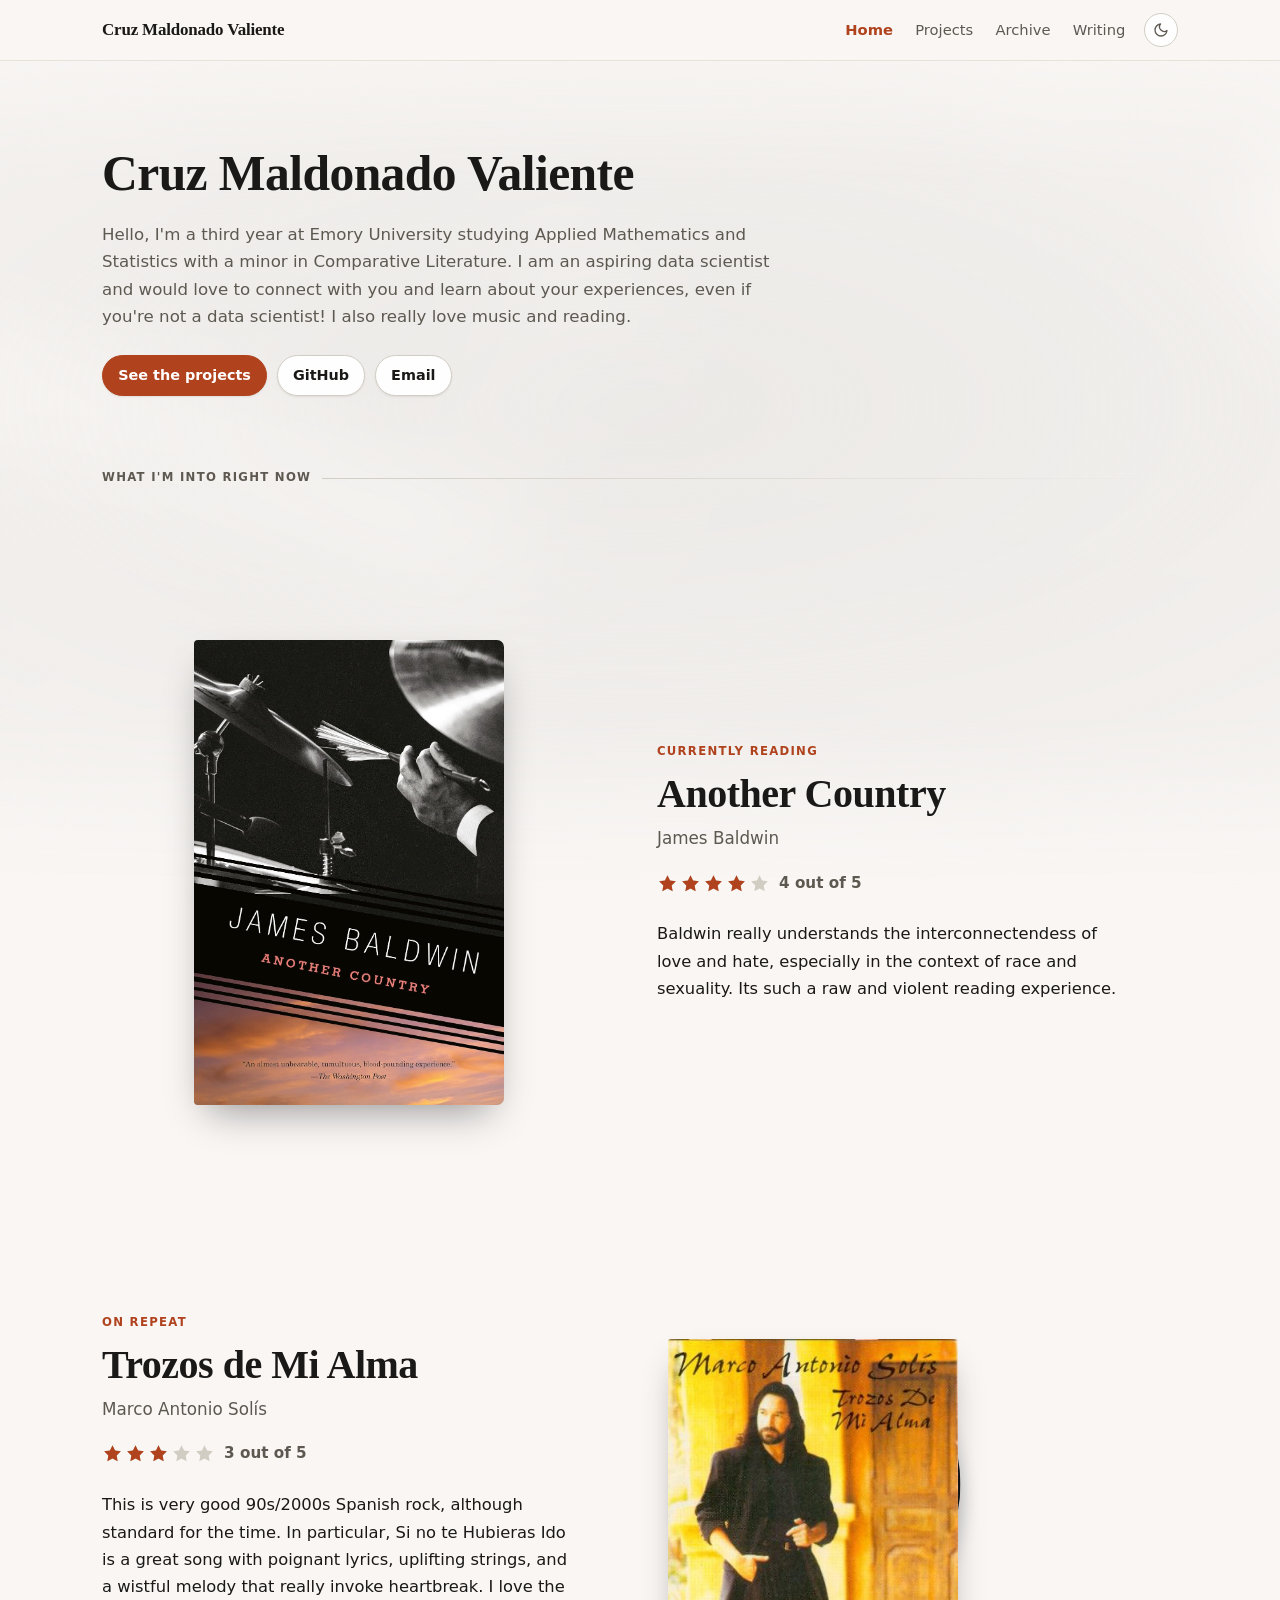
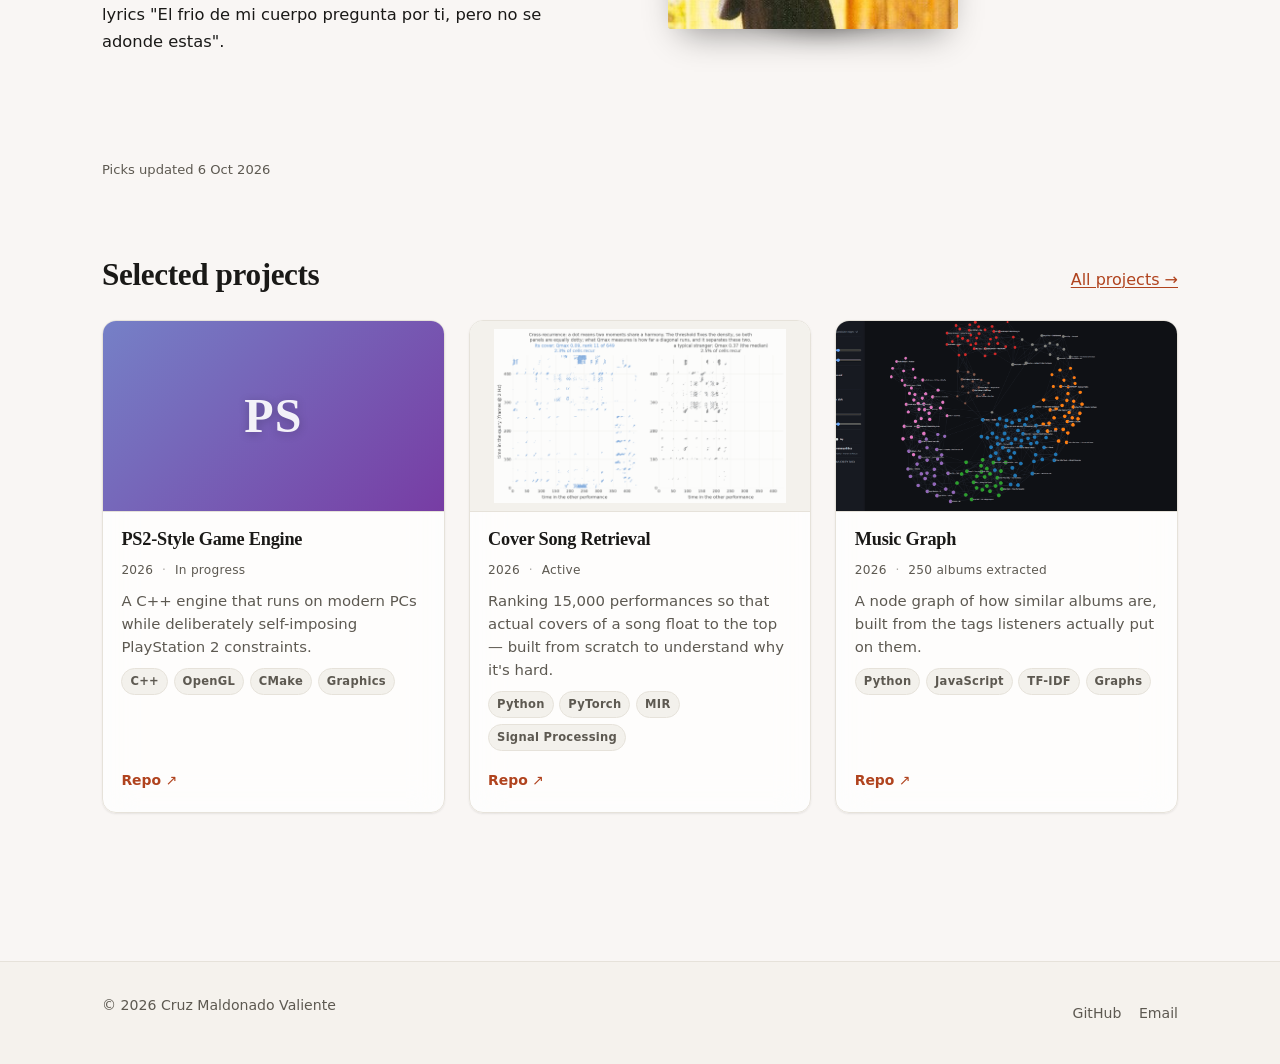
<file: index.html>
<!DOCTYPE html>
<html lang="en">
<head>
<meta charset="utf-8">
<meta name="viewport" content="width=device-width, initial-scale=1">
<title>Cruz Maldonado</title>
<meta name="description" content="Projects in graphics, music information retrieval, and health data — plus what I'm reading and listening to.">
<link rel="icon" href="data:image/svg+xml,<svg xmlns='http://www.w3.org/2000/svg' viewBox='0 0 100 100'><text y='.9em' font-size='90'>◈</text></svg>">
<script>
  // Applies a stored theme choice before first paint, so there is no flash.
  try {
    var t = localStorage.getItem('cm-theme');
    if (t) document.documentElement.setAttribute('data-theme', t);
  } catch (e) {}
</script>
<link rel="stylesheet" href="css/style.css?v=2">
</head>
<body>

<a class="skip-link" href="#main">Skip to content</a>

<header class="site-header">
  <div class="wrap">
    <a class="brand" href="index.html" data-profile-name>Cruz Maldonado</a>
    <nav class="site-nav" aria-label="Primary">
      <a href="index.html">Home</a>
      <a href="projects.html">Projects</a>
      <a href="now.html">Archive</a>
      <a href="writing.html">Writing</a>
      <button class="theme-toggle" type="button" aria-label="Switch theme">
        <svg class="icon-moon" viewBox="0 0 24 24" fill="none" stroke="currentColor" stroke-width="2"
             stroke-linecap="round" stroke-linejoin="round" aria-hidden="true">
          <path d="M21 12.79A9 9 0 1 1 11.21 3 7 7 0 0 0 21 12.79z"></path>
        </svg>
        <svg class="icon-sun" viewBox="0 0 24 24" fill="none" stroke="currentColor" stroke-width="2"
             stroke-linecap="round" stroke-linejoin="round" aria-hidden="true">
          <circle cx="12" cy="12" r="4"></circle>
          <path d="M12 2v2M12 20v2M4.93 4.93l1.41 1.41M17.66 17.66l1.41 1.41M2 12h2M20 12h2M6.34 17.66l-1.41 1.41M19.07 4.93l-1.41 1.41"></path>
        </svg>
      </button>
    </nav>
  </div>
</header>

<main id="main">

  <section class="hero">
    <div class="wrap">
      <h1 data-profile-name>Cruz Maldonado</h1>
      <p class="hero-tagline" data-tagline></p>
      <p class="hero-blurb" data-blurb></p>
      <ul class="hero-links">
        <li><a class="btn btn-primary" href="#projects">See the projects</a></li>
        <li><a class="btn" data-link="github" rel="noopener">GitHub</a></li>
        <li><a class="btn" data-link="email">Email</a></li>
        <li><a class="btn" data-link="linkedin" rel="noopener">LinkedIn</a></li>
      </ul>
      <p class="scroll-cue" aria-hidden="true">What I'm into right now</p>
    </div>
  </section>

  <!-- data-ambient: the background tint samples this block's cover art. -->
  <section class="showcase" data-ambient>
    <div class="wrap showcase-inner">
      <div class="showcase-media" data-showcase-media></div>
      <div data-showcase-body></div>
    </div>
  </section>

  <section class="showcase is-mirrored" data-ambient>
    <div class="wrap showcase-inner">
      <div class="showcase-media" data-showcase-media></div>
      <div data-showcase-body></div>
    </div>
  </section>

  <p class="updated updated-standalone" data-now-updated></p>

  <section class="section" id="projects">
    <div class="wrap">
      <div class="section-head">
        <h2>Selected projects</h2>
        <a href="projects.html">All projects &rarr;</a>
      </div>
      <ul class="cards" data-featured-projects></ul>
    </div>
  </section>

</main>

<footer class="site-footer">
  <div class="wrap">
    <p>&copy; <span data-year></span> <span data-profile-name>Cruz Maldonado</span></p>
    <ul>
      <li><a data-link="github" rel="noopener">GitHub</a></li>
      <li><a data-link="email">Email</a></li>
      <li><a data-link="linkedin" rel="noopener">LinkedIn</a></li>
    </ul>
  </div>
</footer>

<script src="js/site.js?v=2"></script>
<script src="js/render.js?v=2"></script>
<script src="js/ambience.js?v=2"></script>
<script>
Site.page((data) => {
  const p = data.profile || {};
  const tagline = document.querySelector('[data-tagline]');
  const blurb = document.querySelector('[data-blurb]');
  if (p.tagline) tagline.textContent = p.tagline; else tagline.remove();
  if (p.blurb) blurb.textContent = p.blurb; else blurb.remove();

  const [bookSection, albumSection] = document.querySelectorAll('.showcase');
  Render.showcase(bookSection, 'book', (data.now || {}).book);
  Render.showcase(albumSection, 'album', (data.now || {}).album);
  Render.armVinyl();

  const stamp = document.querySelector('[data-now-updated]');
  const updated = (data.now || {}).updated;
  if (updated) {
    stamp.replaceChildren(
      document.createTextNode('Picks updated '),
      Object.assign(document.createElement('time'), { textContent: Site.fmtDate(updated) })
    );
    const iso = Site.isoAttr(updated);
    if (iso) stamp.querySelector('time').setAttribute('datetime', iso);
  } else {
    stamp.remove();
  }

  const featured = (data.projects || []).filter((x) => x.featured);
  Render.projects(
    document.querySelector('[data-featured-projects]'),
    featured.length ? featured : (data.projects || []).slice(0, 3)
  );

  Ambience.init();
});
</script>

</body>
</html>
</file>
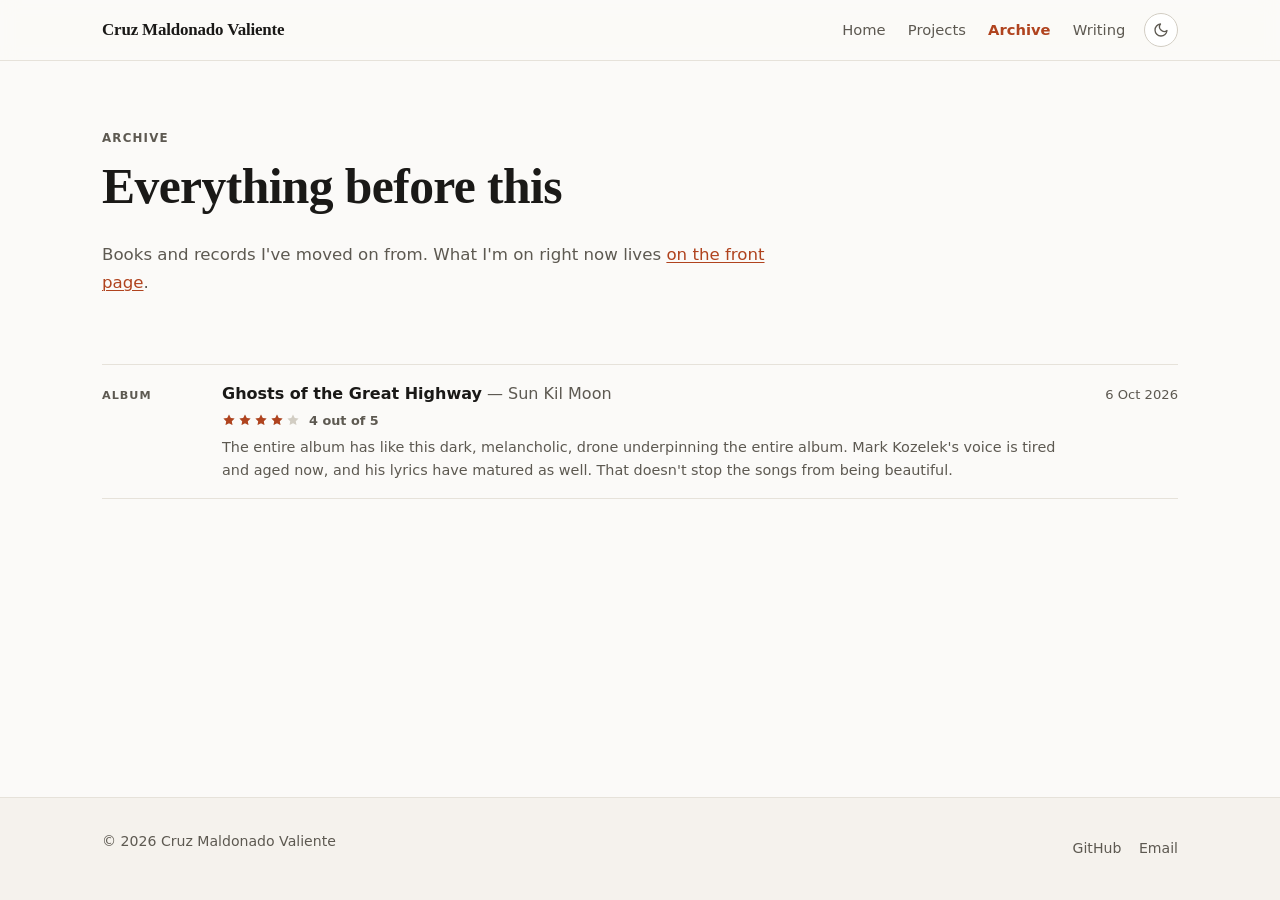
<file: now.html>
<!DOCTYPE html>
<html lang="en">
<head>
<meta charset="utf-8">
<meta name="viewport" content="width=device-width, initial-scale=1">
<title>Archive — Cruz Maldonado</title>
<meta name="description" content="Books and albums I have finished with, kept as a running list.">
<link rel="icon" href="data:image/svg+xml,<svg xmlns='http://www.w3.org/2000/svg' viewBox='0 0 100 100'><text y='.9em' font-size='90'>&#9672;</text></svg>">
<script>
  // Applies a stored theme choice before first paint, so there is no flash.
  try {
    var t = localStorage.getItem('cm-theme');
    if (t) document.documentElement.setAttribute('data-theme', t);
  } catch (e) {}
</script>
<link rel="stylesheet" href="css/style.css?v=2">
</head>
<body>

<a class="skip-link" href="#main">Skip to content</a>

<header class="site-header">
  <div class="wrap">
    <a class="brand" href="index.html" data-profile-name>Cruz Maldonado</a>
    <nav class="site-nav" aria-label="Primary">
      <a href="index.html">Home</a>
      <a href="projects.html">Projects</a>
      <a href="now.html">Archive</a>
      <a href="writing.html">Writing</a>
      <button class="theme-toggle" type="button" aria-label="Switch theme">
        <svg class="icon-moon" viewBox="0 0 24 24" fill="none" stroke="currentColor" stroke-width="2"
             stroke-linecap="round" stroke-linejoin="round" aria-hidden="true">
          <path d="M21 12.79A9 9 0 1 1 11.21 3 7 7 0 0 0 21 12.79z"></path>
        </svg>
        <svg class="icon-sun" viewBox="0 0 24 24" fill="none" stroke="currentColor" stroke-width="2"
             stroke-linecap="round" stroke-linejoin="round" aria-hidden="true">
          <circle cx="12" cy="12" r="4"></circle>
          <path d="M12 2v2M12 20v2M4.93 4.93l1.41 1.41M17.66 17.66l1.41 1.41M2 12h2M20 12h2M6.34 17.66l-1.41 1.41M19.07 4.93l-1.41 1.41"></path>
        </svg>
      </button>
    </nav>
  </div>
</header>

<main id="main">

  <section class="section">
    <div class="wrap">
      <p class="eyebrow">Archive</p>
      <h1>Everything before this</h1>
      <p class="hero-blurb">Books and records I've moved on from. What I'm on right now
        lives <a href="index.html#main">on the front page</a>.</p>
    </div>
  </section>

  <section class="section">
    <div class="wrap">
      <h2 class="visually-hidden">Past books and albums</h2>
      <ul class="archive-list" data-archive></ul>
    </div>
  </section>

</main>

<footer class="site-footer">
  <div class="wrap">
    <p>&copy; <span data-year></span> <span data-profile-name>Cruz Maldonado</span></p>
    <ul>
      <li><a data-link="github" rel="noopener">GitHub</a></li>
      <li><a data-link="email">Email</a></li>
      <li><a data-link="linkedin" rel="noopener">LinkedIn</a></li>
    </ul>
  </div>
</footer>

<script src="js/site.js?v=2"></script>
<script src="js/render.js?v=2"></script>
<script>
Site.page((data) => {
  Render.archive(document.querySelector('[data-archive]'), data.archive);
});
</script>
</body>
</html>
</file>
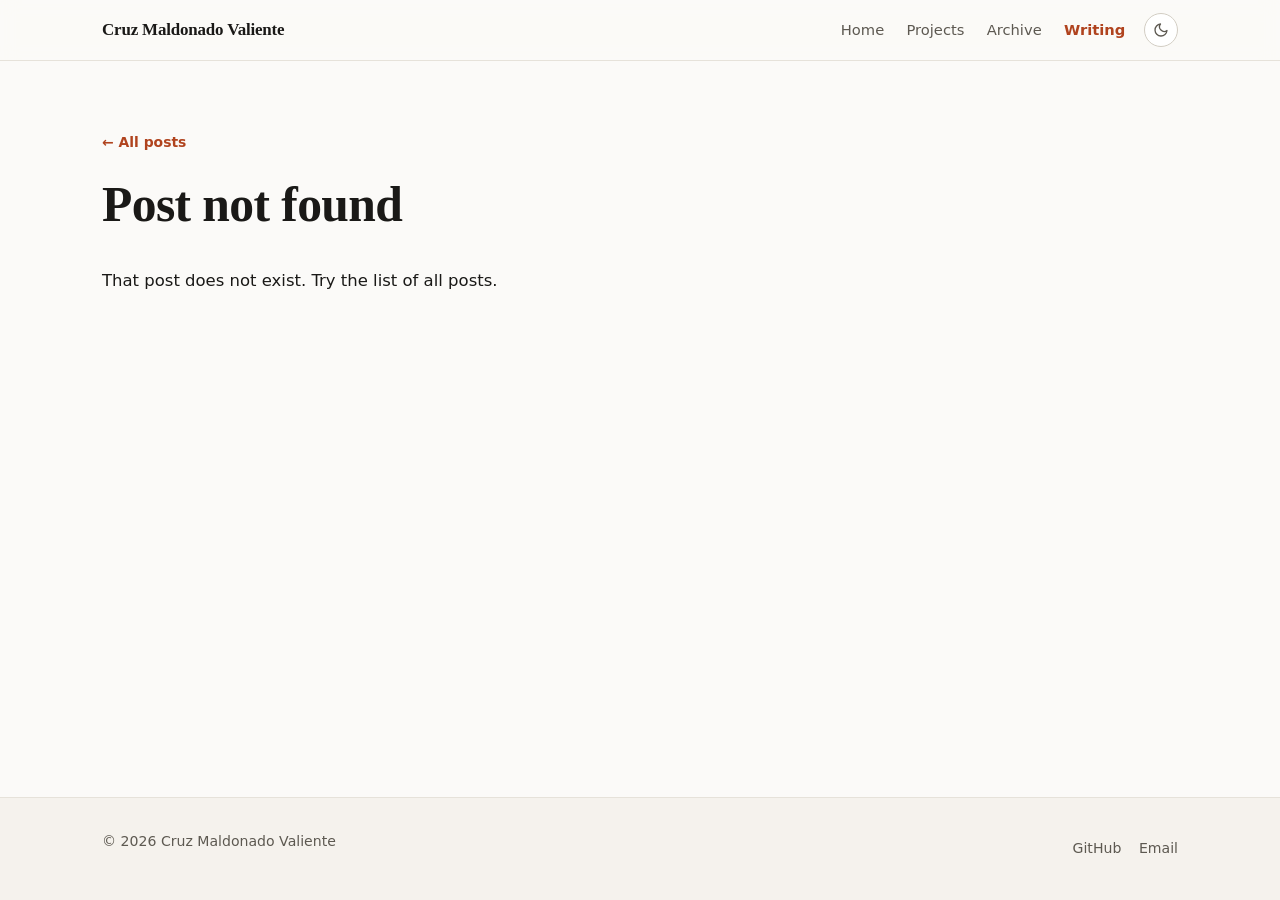
<file: post.html>
<!DOCTYPE html>
<html lang="en">
<head>
<meta charset="utf-8">
<meta name="viewport" content="width=device-width, initial-scale=1">
<title>Post — Cruz Maldonado</title>
<meta name="description" content="A post.">
<link rel="icon" href="data:image/svg+xml,<svg xmlns='http://www.w3.org/2000/svg' viewBox='0 0 100 100'><text y='.9em' font-size='90'>&#9672;</text></svg>">
<script>
  // Applies a stored theme choice before first paint, so there is no flash.
  try {
    var t = localStorage.getItem('cm-theme');
    if (t) document.documentElement.setAttribute('data-theme', t);
  } catch (e) {}
</script>
<link rel="stylesheet" href="css/style.css?v=2">
</head>
<body>

<a class="skip-link" href="#main">Skip to content</a>

<header class="site-header">
  <div class="wrap">
    <a class="brand" href="index.html" data-profile-name>Cruz Maldonado</a>
    <nav class="site-nav" aria-label="Primary">
      <a href="index.html">Home</a>
      <a href="projects.html">Projects</a>
      <a href="now.html">Archive</a>
      <a href="writing.html">Writing</a>
      <button class="theme-toggle" type="button" aria-label="Switch theme">
        <svg class="icon-moon" viewBox="0 0 24 24" fill="none" stroke="currentColor" stroke-width="2"
             stroke-linecap="round" stroke-linejoin="round" aria-hidden="true">
          <path d="M21 12.79A9 9 0 1 1 11.21 3 7 7 0 0 0 21 12.79z"></path>
        </svg>
        <svg class="icon-sun" viewBox="0 0 24 24" fill="none" stroke="currentColor" stroke-width="2"
             stroke-linecap="round" stroke-linejoin="round" aria-hidden="true">
          <circle cx="12" cy="12" r="4"></circle>
          <path d="M12 2v2M12 20v2M4.93 4.93l1.41 1.41M17.66 17.66l1.41 1.41M2 12h2M20 12h2M6.34 17.66l-1.41 1.41M19.07 4.93l-1.41 1.41"></path>
        </svg>
      </button>
    </nav>
  </div>
</header>

<main id="main">

  <section class="section">
    <div class="wrap">
      <a class="back-link" href="writing.html">All posts</a>
      <header class="post-header">
        <h1 data-post-title>Loading&hellip;</h1>
        <time class="post-date" data-post-date></time>
      </header>
      <article class="prose" data-post-body></article>
    </div>
  </section>
</main>

<footer class="site-footer">
  <div class="wrap">
    <p>&copy; <span data-year></span> <span data-profile-name>Cruz Maldonado</span></p>
    <ul>
      <li><a data-link="github" rel="noopener">GitHub</a></li>
      <li><a data-link="email">Email</a></li>
      <li><a data-link="linkedin" rel="noopener">LinkedIn</a></li>
    </ul>
  </div>
</footer>

<script src="js/site.js?v=2"></script>
<script src="js/md.js?v=2"></script>
<script>
Site.page(async (data) => {
  const slug = new URLSearchParams(location.search).get('p');
  const titleEl = document.querySelector('[data-post-title]');
  const dateEl = document.querySelector('[data-post-date]');
  const bodyEl = document.querySelector('[data-post-body]');

  // Only slugs listed in site.json are fetchable, which keeps the ?p= value
  // from being used to reach arbitrary paths.
  const post = (data.posts || []).find((x) => x.slug === slug);
  if (!post) {
    document.title = 'Post not found';
    titleEl.textContent = 'Post not found';
    bodyEl.append(Object.assign(document.createElement('p'), {
      textContent: 'That post does not exist. Try the list of all posts.'
    }));
    return;
  }

  document.title = post.title + ' — Cruz Maldonado';
  titleEl.textContent = post.title;
  dateEl.textContent = Site.fmtDate(post.date);
  const iso = Site.isoAttr(post.date);
  if (iso) dateEl.setAttribute('datetime', iso);

  const res = await fetch('posts/' + encodeURIComponent(post.slug) + '.md', { cache: 'no-cache' });
  if (!res.ok) throw new Error('posts/' + post.slug + '.md -> HTTP ' + res.status);
  bodyEl.innerHTML = Markdown.render(await res.text());
});
</script>
</body>
</html>
</file>
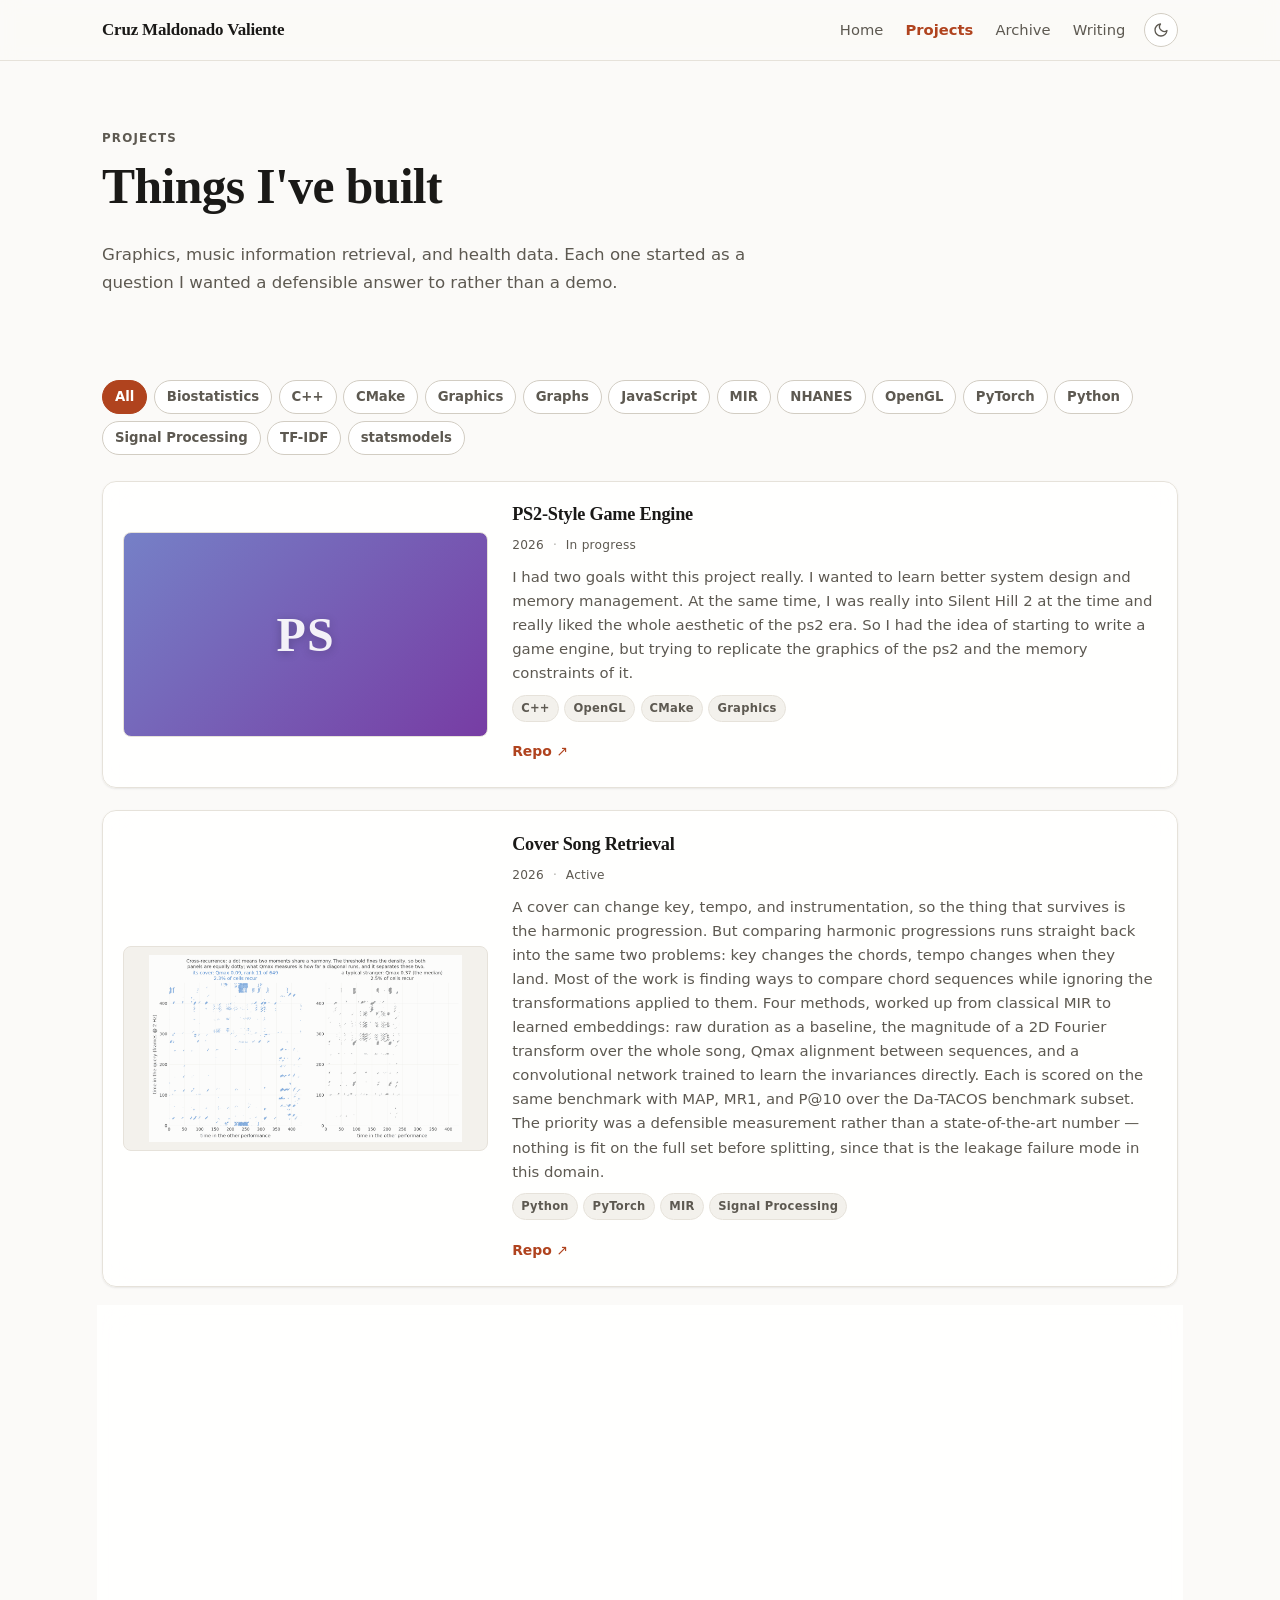
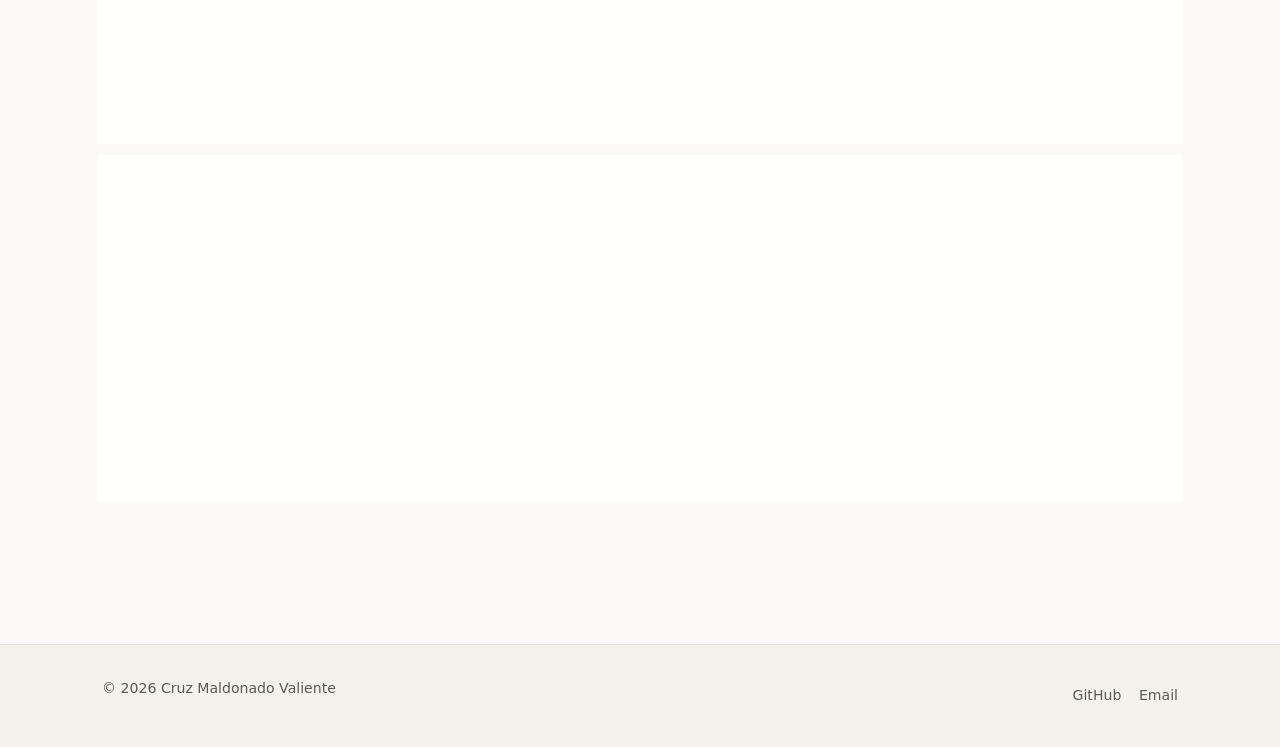
<file: projects.html>
<!DOCTYPE html>
<html lang="en">
<head>
<meta charset="utf-8">
<meta name="viewport" content="width=device-width, initial-scale=1">
<title>Projects — Cruz Maldonado</title>
<meta name="description" content="Graphics, music information retrieval, and health data projects.">
<link rel="icon" href="data:image/svg+xml,<svg xmlns='http://www.w3.org/2000/svg' viewBox='0 0 100 100'><text y='.9em' font-size='90'>&#9672;</text></svg>">
<script>
  // Applies a stored theme choice before first paint, so there is no flash.
  try {
    var t = localStorage.getItem('cm-theme');
    if (t) document.documentElement.setAttribute('data-theme', t);
  } catch (e) {}
</script>
<link rel="stylesheet" href="css/style.css?v=2">
</head>
<body>

<a class="skip-link" href="#main">Skip to content</a>

<header class="site-header">
  <div class="wrap">
    <a class="brand" href="index.html" data-profile-name>Cruz Maldonado</a>
    <nav class="site-nav" aria-label="Primary">
      <a href="index.html">Home</a>
      <a href="projects.html">Projects</a>
      <a href="now.html">Archive</a>
      <a href="writing.html">Writing</a>
      <button class="theme-toggle" type="button" aria-label="Switch theme">
        <svg class="icon-moon" viewBox="0 0 24 24" fill="none" stroke="currentColor" stroke-width="2"
             stroke-linecap="round" stroke-linejoin="round" aria-hidden="true">
          <path d="M21 12.79A9 9 0 1 1 11.21 3 7 7 0 0 0 21 12.79z"></path>
        </svg>
        <svg class="icon-sun" viewBox="0 0 24 24" fill="none" stroke="currentColor" stroke-width="2"
             stroke-linecap="round" stroke-linejoin="round" aria-hidden="true">
          <circle cx="12" cy="12" r="4"></circle>
          <path d="M12 2v2M12 20v2M4.93 4.93l1.41 1.41M17.66 17.66l1.41 1.41M2 12h2M20 12h2M6.34 17.66l-1.41 1.41M19.07 4.93l-1.41 1.41"></path>
        </svg>
      </button>
    </nav>
  </div>
</header>

<main id="main">

  <section class="section">
    <div class="wrap">
      <p class="eyebrow">Projects</p>
      <h1>Things I've built</h1>
      <p class="hero-blurb">Graphics, music information retrieval, and health data. Each one
        started as a question I wanted a defensible answer to rather than a demo.</p>
    </div>
  </section>

  <section class="section">
    <div class="wrap">
      <h2 class="visually-hidden">Filter by tag</h2>
      <ul class="filters" data-filters aria-label="Filter projects by tag"></ul>
      <p class="visually-hidden" role="status" aria-live="polite" data-filter-status></p>
      <ul class="cards cards-wide" data-all-projects></ul>
    </div>
  </section>
</main>

<footer class="site-footer">
  <div class="wrap">
    <p>&copy; <span data-year></span> <span data-profile-name>Cruz Maldonado</span></p>
    <ul>
      <li><a data-link="github" rel="noopener">GitHub</a></li>
      <li><a data-link="email">Email</a></li>
      <li><a data-link="linkedin" rel="noopener">LinkedIn</a></li>
    </ul>
  </div>
</footer>

<script src="js/site.js?v=2"></script>
<script src="js/render.js?v=2"></script>
<script>
Site.page((data) => {
  const list = data.projects || [];
  const grid = document.querySelector('[data-all-projects]');
  Render.projects(grid, list, { detailed: true });
  Render.projectFilters(
    document.querySelector('[data-filters]'),
    list,
    grid,
    document.querySelector('[data-filter-status]')
  );
});
</script>
</body>
</html>
</file>
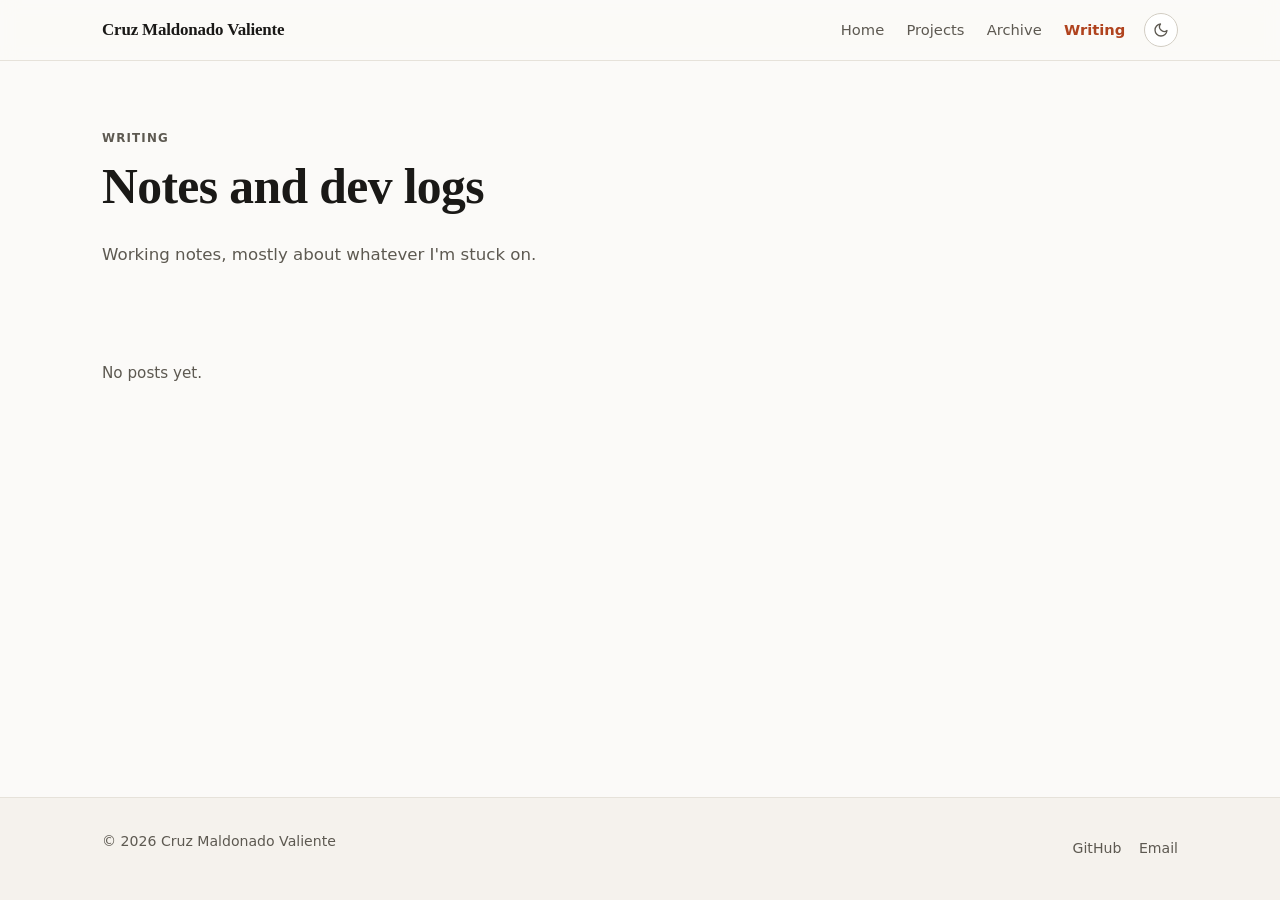
<file: writing.html>
<!DOCTYPE html>
<html lang="en">
<head>
<meta charset="utf-8">
<meta name="viewport" content="width=device-width, initial-scale=1">
<title>Writing — Cruz Maldonado</title>
<meta name="description" content="Working notes and dev logs.">
<link rel="icon" href="data:image/svg+xml,<svg xmlns='http://www.w3.org/2000/svg' viewBox='0 0 100 100'><text y='.9em' font-size='90'>&#9672;</text></svg>">
<script>
  // Applies a stored theme choice before first paint, so there is no flash.
  try {
    var t = localStorage.getItem('cm-theme');
    if (t) document.documentElement.setAttribute('data-theme', t);
  } catch (e) {}
</script>
<link rel="stylesheet" href="css/style.css?v=2">
</head>
<body>

<a class="skip-link" href="#main">Skip to content</a>

<header class="site-header">
  <div class="wrap">
    <a class="brand" href="index.html" data-profile-name>Cruz Maldonado</a>
    <nav class="site-nav" aria-label="Primary">
      <a href="index.html">Home</a>
      <a href="projects.html">Projects</a>
      <a href="now.html">Archive</a>
      <a href="writing.html">Writing</a>
      <button class="theme-toggle" type="button" aria-label="Switch theme">
        <svg class="icon-moon" viewBox="0 0 24 24" fill="none" stroke="currentColor" stroke-width="2"
             stroke-linecap="round" stroke-linejoin="round" aria-hidden="true">
          <path d="M21 12.79A9 9 0 1 1 11.21 3 7 7 0 0 0 21 12.79z"></path>
        </svg>
        <svg class="icon-sun" viewBox="0 0 24 24" fill="none" stroke="currentColor" stroke-width="2"
             stroke-linecap="round" stroke-linejoin="round" aria-hidden="true">
          <circle cx="12" cy="12" r="4"></circle>
          <path d="M12 2v2M12 20v2M4.93 4.93l1.41 1.41M17.66 17.66l1.41 1.41M2 12h2M20 12h2M6.34 17.66l-1.41 1.41M19.07 4.93l-1.41 1.41"></path>
        </svg>
      </button>
    </nav>
  </div>
</header>

<main id="main">

  <section class="section">
    <div class="wrap">
      <p class="eyebrow">Writing</p>
      <h1>Notes and dev logs</h1>
      <p class="hero-blurb">Working notes, mostly about whatever I'm stuck on.</p>
    </div>
  </section>

  <section class="section">
    <div class="wrap">
      <h2 class="visually-hidden">Posts</h2>
      <ul class="post-list" data-posts></ul>
    </div>
  </section>
</main>

<footer class="site-footer">
  <div class="wrap">
    <p>&copy; <span data-year></span> <span data-profile-name>Cruz Maldonado</span></p>
    <ul>
      <li><a data-link="github" rel="noopener">GitHub</a></li>
      <li><a data-link="email">Email</a></li>
      <li><a data-link="linkedin" rel="noopener">LinkedIn</a></li>
    </ul>
  </div>
</footer>

<script src="js/site.js?v=2"></script>
<script src="js/render.js?v=2"></script>
<script>
Site.page((data) => {
  Render.postList(document.querySelector('[data-posts]'), data.posts);
});
</script>
</body>
</html>
</file>
<file: css/style.css>
/* =========================================================================
   Personal site — cruzader101.github.io
   Tokens first, then layout, then components. Light and dark are both
   defined on :root so the toggle can win in either direction.
   ========================================================================= */

/* The page is black by default. Light is available through the toggle, and is
   also what an OS that asks for light gets — but the design is drawn for the
   dark palette, and that is what :root carries. */

:root {
  color-scheme: dark;

  --bg-base:     #08080a;
  --bg:          var(--bg-base);
  --bg-tint:     #0c0c0f;
  --surface-base:#101014;
  --surface:     var(--surface-base);
  --surface-2:   #17171c;
  --text:        #eeebe6;
  --text-muted:  #928d86;
  --border:      #1d1d23;
  --border-firm: #2b2b33;
  --accent:      #eb9a68;
  --accent-text: #16100a;
  --accent-soft: #1d1611;

  /* Black needs light, not shadow, to separate surfaces: a hairline highlight
     along the top edge does more than a drop shadow can on this ground. */
  --shadow-sm: 0 1px 0 rgb(255 255 255 / 0.035) inset, 0 1px 2px rgb(0 0 0 / 0.5);
  --shadow-md: 0 1px 0 rgb(255 255 255 / 0.045) inset,
               0 18px 45px -22px rgb(0 0 0 / 0.85);

  /* Backdrop treatment. The opacity ceiling lives in ambience.js, which drives
     it per frame; everything static about the art is set here. */
  --art-blur: 52px;
  --art-adjust: contrast(1.05);

  --font-sans: ui-sans-serif, system-ui, -apple-system, "Segoe UI", Roboto,
               "Helvetica Neue", Arial, sans-serif;
  --font-serif: "Iowan Old Style", "Palatino Linotype", Palatino, Georgia,
                ui-serif, serif;
  --font-mono: ui-monospace, "Cascadia Mono", "SF Mono", Menlo, Consolas, monospace;

  --measure: 66ch;
  --page: 1140px;
  --radius: 14px;
  --radius-sm: 8px;
  --pad: clamp(1.15rem, 4vw, 2rem);
}

/* Light, when the OS asks for it and the reader has not overridden. */
@media (prefers-color-scheme: light) {
  :root:not([data-theme="dark"]) {
    color-scheme: light;

    --bg-base:     #fbfaf8;
    --bg:          var(--bg-base);
    --bg-tint:     #f5f2ed;
    --surface-base:#ffffff;
    --surface:     var(--surface-base);
    --surface-2:   #f3f1ec;
    --text:        #1a1917;
    --text-muted:  #5d5951;
    --border:      #e6e2da;
    --border-firm: #d2cdc3;
    --accent:      #b0431e;
    --accent-text: #ffffff;
    --accent-soft: #fbeee7;

    --shadow-sm: 0 1px 2px rgb(26 25 23 / 0.05), 0 1px 3px rgb(26 25 23 / 0.04);
    --shadow-md: 0 4px 6px -1px rgb(26 25 23 / 0.07), 0 12px 20px -8px rgb(26 25 23 / 0.10);

    --art-blur: 46px;
    /* On white, cover art has to be lifted and flattened or its dark pixels
       turn the page grey and pull body text below contrast. */
    --art-adjust: brightness(1.75) contrast(0.5);
  }
}

/* Light, when the reader explicitly chose it, whatever the OS says. */
:root[data-theme="light"] {
    color-scheme: light;

    --bg-base:     #fbfaf8;
    --bg:          var(--bg-base);
    --bg-tint:     #f5f2ed;
    --surface-base:#ffffff;
    --surface:     var(--surface-base);
    --surface-2:   #f3f1ec;
    --text:        #1a1917;
    --text-muted:  #5d5951;
    --border:      #e6e2da;
    --border-firm: #d2cdc3;
    --accent:      #b0431e;
    --accent-text: #ffffff;
    --accent-soft: #fbeee7;

    --shadow-sm: 0 1px 2px rgb(26 25 23 / 0.05), 0 1px 3px rgb(26 25 23 / 0.04);
    --shadow-md: 0 4px 6px -1px rgb(26 25 23 / 0.07), 0 12px 20px -8px rgb(26 25 23 / 0.10);

    --art-blur: 46px;
    /* On white, cover art has to be lifted and flattened or its dark pixels
       turn the page grey and pull body text below contrast. */
    --art-adjust: brightness(1.75) contrast(0.5);
}

/* ---------------------------------------------------------------- reset -- */

*, *::before, *::after { box-sizing: border-box; }

html {
  -webkit-text-size-adjust: 100%;
  scroll-behavior: smooth;
  /* The page ground lives on <html>, so <body> can go transparent and let the
     cover-art backdrop (z-index -1) show through from underneath the content. */
  background: var(--bg);
  transition: background-color 150ms linear;
}

body {
  margin: 0;
  background: transparent;
  color: var(--text);
  font-family: var(--font-sans);
  font-size: 1rem;
  line-height: 1.65;
  -webkit-font-smoothing: antialiased;
  display: flex;
  flex-direction: column;
  min-height: 100vh;
  /* Short on purpose: the scroll tint is already continuous, so this only has
     to take the edge off a theme switch. */
  transition: background-color 150ms linear;
}

img { max-width: 100%; display: block; }

h1, h2, h3, h4 {
  font-family: var(--font-serif);
  font-weight: 600;
  line-height: 1.18;
  letter-spacing: -0.012em;
  margin: 0 0 0.5em;
  text-wrap: balance;
}

h1 { font-size: clamp(2rem, 5.5vw, 3.1rem); }
h2 { font-size: clamp(1.45rem, 3vw, 1.95rem); }
h3 { font-size: 1.16rem; }

p { margin: 0 0 1.05em; }
p:last-child { margin-bottom: 0; }

a { color: var(--accent); text-decoration-thickness: 1px; text-underline-offset: 2px; }
a:hover { text-decoration-thickness: 2px; }

:focus-visible {
  outline: 2px solid var(--accent);
  outline-offset: 3px;
  border-radius: 3px;
}

code, pre, kbd { font-family: var(--font-mono); font-size: 0.9em; }

/* --------------------------------------------------------------- layout -- */

.wrap {
  width: 100%;
  max-width: var(--page);
  margin-inline: auto;
  padding-inline: var(--pad);
}

main { flex: 1 0 auto; }

.section { padding-block: clamp(2.5rem, 6vw, 4.25rem); }
.section + .section { padding-top: 0; }

.section-head {
  display: flex;
  align-items: baseline;
  justify-content: space-between;
  gap: 1rem;
  flex-wrap: wrap;
  margin-bottom: 1.6rem;
}
.section-head h2 { margin: 0; }

.eyebrow {
  font-family: var(--font-sans);
  font-size: 0.74rem;
  font-weight: 650;
  letter-spacing: 0.1em;
  text-transform: uppercase;
  color: var(--text-muted);
  margin: 0 0 0.6rem;
}

.skip-link {
  position: absolute;
  left: -9999px;
  top: 0;
  background: var(--accent);
  color: var(--accent-text);
  padding: 0.7rem 1.1rem;
  z-index: 100;
  border-radius: 0 0 var(--radius-sm) 0;
  font-weight: 600;
}
.skip-link:focus { left: 0; }

/* --------------------------------------------------------------- header -- */

.site-header {
  position: sticky;
  top: 0;
  z-index: 50;
  background: color-mix(in srgb, var(--bg) 88%, transparent);
  backdrop-filter: saturate(1.6) blur(9px);
  border-bottom: 1px solid var(--border);
}

.site-header .wrap {
  display: flex;
  align-items: center;
  gap: 1rem;
  min-height: 60px;
}

.brand {
  font-family: var(--font-serif);
  font-size: 1.06rem;
  font-weight: 600;
  color: var(--text);
  text-decoration: none;
  letter-spacing: -0.01em;
  white-space: nowrap;
}
.brand:hover { color: var(--accent); }

.site-nav {
  margin-left: auto;
  display: flex;
  align-items: center;
  gap: 0.15rem;
  flex-wrap: wrap;
}

.site-nav a {
  color: var(--text-muted);
  text-decoration: none;
  font-size: 0.92rem;
  font-weight: 500;
  padding: 0.4rem 0.62rem;
  border-radius: var(--radius-sm);
  white-space: nowrap;
}
.site-nav a:hover { color: var(--text); background: var(--surface-2); }
.site-nav a[aria-current="page"] { color: var(--accent); font-weight: 650; }

.theme-toggle {
  margin-left: 0.4rem;
  display: grid;
  place-items: center;
  width: 34px;
  height: 34px;
  padding: 0;
  border: 1px solid var(--border-firm);
  border-radius: 50%;
  background: var(--surface);
  color: var(--text-muted);
  cursor: pointer;
  flex: none;
}
.theme-toggle:hover { color: var(--accent); border-color: var(--accent); }
.theme-toggle svg { width: 16px; height: 16px; }
.theme-toggle .icon-moon { display: none; }
:root[data-theme="light"] .theme-toggle .icon-moon { display: block; }
:root[data-theme="light"] .theme-toggle .icon-sun { display: none; }
@media (prefers-color-scheme: light) {
  :root:not([data-theme="dark"]) .theme-toggle .icon-moon { display: block; }
  :root:not([data-theme="dark"]) .theme-toggle .icon-sun { display: none; }
}

/* Below this width the four nav items plus the brand cannot share a line, so
   give the nav a row of its own instead of letting it wrap raggedly. */
@media (max-width: 560px) {
  .site-header .wrap {
    flex-wrap: wrap;
    min-height: 0;
    padding-block: 0.55rem;
    gap: 0.3rem;
  }
  .brand { flex: 1 0 100%; }
  .site-nav { margin-left: -0.5rem; width: 100%; flex-wrap: nowrap; }
  .site-nav a { padding: 0.35rem 0.5rem; font-size: 0.88rem; }
  .theme-toggle { margin-left: auto; }
}

/* ----------------------------------------------------------------- hero -- */

.hero { padding-block: clamp(2.75rem, 8vw, 5.25rem) clamp(2rem, 5vw, 3rem); }

.hero-inner {
  display: grid;
  gap: clamp(1.5rem, 4vw, 3rem);
  grid-template-columns: minmax(0, 1fr);
  align-items: start;
}

@media (min-width: 820px) {
  .hero-inner { grid-template-columns: minmax(0, 1.55fr) minmax(0, 1fr); }
}

.hero h1 { margin-bottom: 0.35em; }

.hero-tagline {
  font-size: clamp(1.06rem, 2.2vw, 1.28rem);
  color: var(--accent);
  font-weight: 500;
  margin-bottom: 1.1em;
}

.hero-blurb {
  max-width: var(--measure);
  color: var(--text-muted);
  font-size: 1.04rem;
}

.hero-links {
  display: flex;
  flex-wrap: wrap;
  gap: 0.6rem;
  margin-top: 1.5rem;
  padding: 0;
  list-style: none;
}

.btn {
  display: inline-flex;
  align-items: center;
  gap: 0.45rem;
  padding: 0.5rem 0.95rem;
  border: 1px solid var(--border-firm);
  border-radius: 999px;
  background: var(--surface);
  color: var(--text);
  text-decoration: none;
  font-size: 0.9rem;
  font-weight: 550;
  box-shadow: var(--shadow-sm);
}
.btn:hover { border-color: var(--accent); color: var(--accent); }
.btn-primary {
  background: var(--accent);
  border-color: var(--accent);
  color: var(--accent-text);
}
.btn-primary:hover {
  color: var(--accent-text);
  filter: brightness(1.08);
}

/* The small "now" panel beside the hero on the home page. */
.now-peek {
  background: var(--surface);
  border: 1px solid var(--border);
  border-radius: var(--radius);
  padding: 1.15rem 1.25rem;
  box-shadow: var(--shadow-sm);
}
.now-peek h2 {
  font-size: 0.74rem;
  font-family: var(--font-sans);
  letter-spacing: 0.1em;
  text-transform: uppercase;
  color: var(--text-muted);
  margin-bottom: 0.9rem;
}
.now-peek ul { list-style: none; margin: 0; padding: 0; display: grid; gap: 0.85rem; }
.now-peek li { display: flex; gap: 0.7rem; align-items: baseline; }
.now-peek .kind {
  font-size: 0.68rem;
  letter-spacing: 0.09em;
  text-transform: uppercase;
  color: var(--text-muted);
  flex: none;
  width: 3.1rem;
  padding-top: 0.15rem;
}
.now-peek .what { font-weight: 600; display: block; line-height: 1.35; }
.now-peek .who { color: var(--text-muted); font-size: 0.88rem; }
.now-peek .more { margin-top: 1.1rem; font-size: 0.87rem; display: inline-block; }

/* ---------------------------------------------------------------- cards -- */

.cards {
  display: grid;
  grid-template-columns: repeat(auto-fill, minmax(min(100%, 285px), 1fr));
  gap: clamp(1rem, 2.4vw, 1.5rem);
  list-style: none;
  margin: 0;
  padding: 0;
}

.card {
  display: flex;
  flex-direction: column;
  /* Slightly translucent, so a card sitting over the cover-art backdrop picks
     up a little of it rather than punching a flat hole in the page. */
  background: color-mix(in srgb, var(--surface) 84%, transparent);
  backdrop-filter: blur(16px) saturate(1.25);
  border: 1px solid var(--border);
  border-radius: var(--radius);
  overflow: hidden;
  box-shadow: var(--shadow-sm);
  transition: transform 160ms ease, box-shadow 160ms ease, border-color 160ms ease;
}
.card:hover {
  transform: translateY(-2px);
  box-shadow: var(--shadow-md);
  border-color: var(--border-firm);
}
.card:focus-within {
  border-color: var(--accent);
  box-shadow: var(--shadow-md);
}

.card-media {
  aspect-ratio: 16 / 9;
  background: var(--surface-2);
  border-bottom: 1px solid var(--border);
  overflow: hidden;
}
.card-media img {
  width: 100%;
  height: 100%;
  object-fit: cover;
  object-position: center top;
}

/* Charts and figures must not be cropped — set "imageFit": "contain" on the
   project and the whole image is shown, letterboxed against the card. */
.card-media.fit-contain { background: var(--surface-2); }
.card-media.fit-contain img {
  object-fit: contain;
  object-position: center;
  padding: 0.5rem;
}

/* Stand-in for a project that has no screenshot yet. Hue comes from the slug. */
.card-media.is-placeholder {
  display: grid;
  place-items: center;
  background-image: linear-gradient(135deg,
    hsl(var(--ph-h) 42% 62%), hsl(calc(var(--ph-h) + 42) 46% 44%));
}
.card-media.is-placeholder::after {
  content: attr(data-monogram);
  font-family: var(--font-serif);
  font-size: clamp(2.2rem, 7vw, 3rem);
  font-weight: 600;
  color: rgb(255 255 255 / 0.92);
  letter-spacing: 0.02em;
  text-shadow: 0 2px 10px rgb(0 0 0 / 0.22);
}

.card-body {
  display: flex;
  flex-direction: column;
  flex: 1;
  padding: 1.05rem 1.15rem 1.15rem;
  gap: 0.6rem;
}

.card-title { margin: 0; font-size: 1.14rem; }
.card-title a { color: inherit; text-decoration: none; }
.card-title a:hover { color: var(--accent); }

.card-blurb {
  margin: 0;
  color: var(--text-muted);
  font-size: 0.93rem;
  line-height: 1.55;
}

.card-desc {
  margin: 0;
  font-size: 0.93rem;
  line-height: 1.62;
  color: var(--text-muted);
}

.card-meta {
  display: flex;
  align-items: center;
  gap: 0.55rem;
  flex-wrap: wrap;
  font-size: 0.76rem;
  color: var(--text-muted);
  letter-spacing: 0.02em;
}
.card-meta .dot { opacity: 0.5; }

.tags { display: flex; flex-wrap: wrap; gap: 0.35rem; list-style: none; margin: 0; padding: 0; }
.tag {
  font-size: 0.72rem;
  font-weight: 600;
  letter-spacing: 0.025em;
  padding: 0.18rem 0.5rem;
  border-radius: 999px;
  background: var(--surface-2);
  color: var(--text-muted);
  border: 1px solid var(--border);
  white-space: nowrap;
}

.card-links {
  display: flex;
  gap: 0.9rem;
  flex-wrap: wrap;
  margin-top: auto;
  padding: 0.45rem 0 0;
  list-style: none;
}
.card-links a { font-size: 0.87rem; font-weight: 600; text-decoration: none; }
.card-links a:hover { text-decoration: underline; }
.card-links a::after { content: " \2197"; font-weight: 400; }

/* Wider, side-by-side cards on the projects page. */
.cards.cards-wide { grid-template-columns: minmax(0, 1fr); gap: 1.4rem; }
@media (min-width: 760px) {
  .cards.cards-wide .card { flex-direction: row; }
  /* A centered tile rather than a full-height column: these cards are as tall as
     their description, which would otherwise strand the image in dead space. */
  .cards.cards-wide .card-media {
    flex: 0 0 34%;
    align-self: center;
    margin: 1.25rem;
    border: 1px solid var(--border);
    border-radius: var(--radius-sm);
  }
  .cards.cards-wide .card-body { padding: 1.4rem 1.5rem 1.4rem 0.25rem; }
}

/* -------------------------------------------------------------- filters -- */

.filters {
  display: flex;
  flex-wrap: wrap;
  gap: 0.4rem;
  margin-bottom: 1.6rem;
  padding: 0;
  list-style: none;
}
.filter-btn {
  font: inherit;
  font-size: 0.83rem;
  font-weight: 550;
  padding: 0.32rem 0.75rem;
  border-radius: 999px;
  border: 1px solid var(--border-firm);
  background: var(--surface);
  color: var(--text-muted);
  cursor: pointer;
}
.filter-btn:hover { color: var(--text); border-color: var(--text-muted); }
.filter-btn[aria-pressed="true"] {
  background: var(--accent);
  border-color: var(--accent);
  color: var(--accent-text);
}

/* ------------------------------------------------------------------ now -- */

.now-grid {
  display: grid;
  gap: clamp(1.1rem, 3vw, 1.75rem);
  grid-template-columns: minmax(0, 1fr);
}
@media (min-width: 720px) { .now-grid { grid-template-columns: repeat(2, minmax(0, 1fr)); } }

.now-card {
  background: var(--surface);
  border: 1px solid var(--border);
  border-radius: var(--radius);
  padding: clamp(1.15rem, 3vw, 1.7rem);
  box-shadow: var(--shadow-sm);
  display: flex;
  flex-direction: column;
  gap: 1rem;
}

.now-cover {
  width: 100%;
  max-width: 210px;
  border-radius: var(--radius-sm);
  box-shadow: var(--shadow-md);
  background: var(--surface-2);
}
.now-card.is-album .now-cover { aspect-ratio: 1; object-fit: cover; }
.now-card.is-book .now-cover { aspect-ratio: 2 / 3; object-fit: cover; }

.now-cover.is-blank {
  display: grid;
  place-items: center;
  border: 1px dashed var(--border-firm);
  box-shadow: none;
  color: var(--text-muted);
  font-size: 0.78rem;
  text-align: center;
  padding: 1rem;
  min-height: 150px;
}

.now-kind {
  font-size: 0.72rem;
  font-weight: 650;
  letter-spacing: 0.1em;
  text-transform: uppercase;
  color: var(--accent);
  margin: 0;
}
.now-title { margin: 0.15rem 0; font-size: 1.3rem; }
.now-creator { margin: 0; color: var(--text-muted); font-size: 0.97rem; }
.now-note {
  margin: 0.55rem 0 0;
  font-size: 0.95rem;
  line-height: 1.62;
  max-width: var(--measure);
}

.updated { font-size: 0.82rem; color: var(--text-muted); margin: 0; }

/* -------------------------------------------------------------- archive -- */

.archive-list { list-style: none; margin: 0; padding: 0; border-top: 1px solid var(--border); }
.archive-list li {
  display: grid;
  gap: 0.15rem 1rem;
  grid-template-columns: minmax(0, 1fr);
  padding: 0.95rem 0;
  border-bottom: 1px solid var(--border);
}
@media (min-width: 680px) {
  .archive-list li {
    grid-template-columns: 6.5rem minmax(0, 1fr) 6rem;
    align-items: baseline;
  }
}
.archive-kind {
  font-size: 0.7rem;
  font-weight: 650;
  letter-spacing: 0.09em;
  text-transform: uppercase;
  color: var(--text-muted);
}
.archive-what { font-weight: 600; }
.archive-who { color: var(--text-muted); font-weight: 400; }
.archive-note { color: var(--text-muted); font-size: 0.9rem; display: block; }
.archive-when {
  font-size: 0.82rem;
  color: var(--text-muted);
  font-variant-numeric: tabular-nums;
}
@media (min-width: 680px) { .archive-when { text-align: right; } }

/* -------------------------------------------------------------- writing -- */

.post-list { list-style: none; margin: 0; padding: 0; }
.post-item { padding: 1.15rem 0; border-bottom: 1px solid var(--border); }
.post-item:first-child { border-top: 1px solid var(--border); }
.post-item h3 { margin: 0 0 0.3rem; font-size: 1.2rem; }
.post-item h3 a { color: inherit; text-decoration: none; }
.post-item h3 a:hover { color: var(--accent); }
.post-date {
  font-size: 0.79rem;
  color: var(--text-muted);
  letter-spacing: 0.03em;
  font-variant-numeric: tabular-nums;
}
.post-summary { margin: 0.35rem 0 0; color: var(--text-muted); font-size: 0.95rem; }

/* Long-form body copy. */
.prose { max-width: var(--measure); font-size: 1.03rem; }
.prose h2 { margin-top: 1.9em; }
.prose h3 { margin-top: 1.6em; }
.prose img { border-radius: var(--radius-sm); margin-block: 1.5em; border: 1px solid var(--border); }
.prose ul, .prose ol { padding-left: 1.3em; margin: 0 0 1.1em; }
.prose li { margin-bottom: 0.35em; }
.prose blockquote {
  margin: 1.4em 0;
  padding: 0.2em 0 0.2em 1.1em;
  border-left: 3px solid var(--accent);
  color: var(--text-muted);
  font-style: italic;
}
.prose :not(pre) > code {
  background: var(--surface-2);
  border: 1px solid var(--border);
  border-radius: 4px;
  padding: 0.1em 0.36em;
}
.prose pre {
  background: var(--surface-2);
  border: 1px solid var(--border);
  border-radius: var(--radius-sm);
  padding: 1rem 1.1rem;
  overflow-x: auto;
  line-height: 1.55;
}
.prose hr { border: 0; border-top: 1px solid var(--border); margin: 2.2em 0; }

.post-header { margin-bottom: 2rem; }
.post-header h1 { margin-bottom: 0.25em; }
.back-link {
  font-size: 0.87rem;
  font-weight: 600;
  text-decoration: none;
  display: inline-block;
  margin-bottom: 1.4rem;
}
.back-link::before { content: "\2190  "; }
.back-link:hover { text-decoration: underline; }

/* --------------------------------------------------------------- footer -- */

.site-footer {
  margin-top: clamp(3rem, 8vw, 5rem);
  border-top: 1px solid var(--border);
  background: var(--bg-tint);
  padding-block: 2rem;
  font-size: 0.88rem;
  color: var(--text-muted);
}
.site-footer .wrap {
  display: flex;
  justify-content: space-between;
  align-items: center;
  gap: 1rem;
  flex-wrap: wrap;
}
.site-footer ul {
  display: flex;
  gap: 1.1rem;
  list-style: none;
  margin: 0;
  padding: 0;
  flex-wrap: wrap;
}
.site-footer a { color: var(--text-muted); text-decoration: none; }
.site-footer a:hover { color: var(--accent); text-decoration: underline; }

/* Quiet hand-off from the intro into the book and album blocks below. */
.scroll-cue {
  margin: clamp(2.5rem, 7vw, 4.5rem) 0 0;
  font-size: 0.73rem;
  font-weight: 650;
  letter-spacing: 0.11em;
  text-transform: uppercase;
  color: var(--text-muted);
  display: flex;
  align-items: center;
  gap: 0.7rem;
}
.scroll-cue::after {
  content: "";
  flex: 1;
  height: 1px;
  background: linear-gradient(to right, var(--border-firm), transparent);
}

.updated-standalone {
  max-width: var(--page);
  margin-inline: auto;
  padding-inline: var(--pad);
  padding-bottom: 0.5rem;
}

.archive-rating {
  display: block;
  margin-top: 0.15rem;
}
.archive-rating .star { width: 14px; height: 14px; }
.archive-rating .star svg { width: 14px; height: 14px; }
.archive-rating .rating-value { font-size: 0.8rem; }

/* ------------------------------------------------------------- showcase -- */

/* The book and album blocks on the home page. Each one is a section the
   ambient tint reads a colour from, so they get generous vertical room —
   the colour needs space to arrive before the next one takes over. */

.showcase {
  padding-block: clamp(3.25rem, 9vw, 6.5rem);
}

.showcase-inner {
  display: grid;
  gap: clamp(1.75rem, 5vw, 3.75rem);
  grid-template-columns: minmax(0, 1fr);
  align-items: center;
}

@media (min-width: 880px) {
  .showcase-inner {
    grid-template-columns: minmax(0, 0.95fr) minmax(0, 1fr);
  }
  /* The album block mirrors the book block, so the two do not read as a list. */
  .showcase.is-mirrored .showcase-media { order: 2; }
}

.showcase-media {
  display: flex;
  justify-content: center;
}

.showcase-kind {
  font-size: 0.73rem;
  font-weight: 650;
  letter-spacing: 0.11em;
  text-transform: uppercase;
  color: var(--accent);
  margin: 0 0 0.55rem;
}

.showcase-title {
  font-size: clamp(1.7rem, 4vw, 2.5rem);
  margin: 0 0 0.2em;
}
.showcase-title a { color: inherit; text-decoration: none; }
.showcase-title a:hover { color: var(--accent); }

.showcase-creator {
  margin: 0;
  font-size: 1.05rem;
  color: var(--text-muted);
}

.showcase-note {
  margin: 1.15rem 0 0;
  max-width: 46ch;
  font-size: 1.02rem;
  line-height: 1.68;
}

.showcase-rating { margin-top: 1.1rem; }

/* Plain book cover, for the reading block. */
.book-cover {
  width: clamp(190px, 38vw, 310px);
  aspect-ratio: 2 / 3;
  object-fit: cover;
  border-radius: 4px 7px 7px 4px;
  /* A hint of a spine, so it reads as a book rather than a poster. */
  box-shadow:
    inset 9px 0 12px -10px rgb(0 0 0 / 0.55),
    0 18px 38px -14px rgb(0 0 0 / 0.42);
  background: var(--surface-2);
}

.cover-blank {
  display: grid;
  place-items: center;
  border: 1px dashed var(--border-firm);
  box-shadow: none;
  color: var(--text-muted);
  font-size: 0.8rem;
  text-align: center;
  padding: 1rem;
}

/* --------------------------------------------------------------- stars -- */

.stars {
  display: inline-flex;
  align-items: center;
  gap: 0.55rem;
}

.stars-icons {
  display: inline-flex;
  gap: 0.13rem;
  color: var(--accent);
}

.star {
  position: relative;
  display: inline-block;
  width: 21px;
  height: 21px;
  flex: none;
  color: var(--border-firm);
}
.star svg { width: 21px; height: 21px; display: block; }

/* The filled layer is clipped by width, which gives any fraction, not just halves. */
.star-fill {
  position: absolute;
  inset: 0;
  overflow: hidden;
  color: var(--accent);
}

.rating-value {
  font-size: 0.95rem;
  font-weight: 650;
  color: var(--text-muted);
  font-variant-numeric: tabular-nums;
}

/* --------------------------------------------------------------- vinyl -- */

/* Sleeve with the record sliding out to the right and turning. The slide and
   the spin live on different elements because they are both transforms. */

.vinyl {
  --sleeve: clamp(175px, 33vw, 290px);
  position: relative;
  width: calc(var(--sleeve) * 1.72);
  height: var(--sleeve);
  flex: none;
}

.vinyl-sleeve {
  position: absolute;
  inset: 0 auto 0 0;
  width: var(--sleeve);
  height: var(--sleeve);
  object-fit: cover;
  border-radius: 3px;
  z-index: 2;
  box-shadow:
    inset 8px 0 14px -11px rgb(0 0 0 / 0.5),
    0 16px 34px -14px rgb(0 0 0 / 0.45);
  background: var(--surface-2);
}

.vinyl-disc-wrap {
  position: absolute;
  top: 2%;
  left: 0;
  width: calc(var(--sleeve) * 0.96);
  height: calc(var(--sleeve) * 0.96);
  z-index: 1;
  transform: translateX(calc(var(--sleeve) * 0.05));
  transition: transform 1000ms cubic-bezier(0.22, 0.61, 0.36, 1);
}
.vinyl.is-out .vinyl-disc-wrap { transform: translateX(calc(var(--sleeve) * 0.70)); }

.vinyl-disc {
  position: relative;
  width: 100%;
  height: 100%;
  border-radius: 50%;
  display: grid;
  place-items: center;
  background:
    /* a soft sheen sweeping across the disc */
    conic-gradient(from 210deg at 50% 50%,
      rgb(255 255 255 / 0.10) 0deg, transparent 38deg,
      transparent 150deg, rgb(255 255 255 / 0.07) 190deg,
      transparent 240deg, transparent 360deg),
    /* grooves */
    repeating-radial-gradient(circle at 50% 50%,
      rgb(255 255 255 / 0.055) 0 1px, transparent 1px 4px),
    radial-gradient(circle at 50% 50%, #232326 0 30%, #121214 30.5% 100%);
  box-shadow: 0 14px 30px -12px rgb(0 0 0 / 0.55);
  animation: vinyl-spin 3.6s linear infinite;
  animation-play-state: paused;
}
.vinyl.is-out .vinyl-disc { animation-play-state: running; }

/* The cover art doubles as the centre label. */
.vinyl-label {
  width: 33%;
  height: 33%;
  border-radius: 50%;
  object-fit: cover;
}

.vinyl-label-blank {
  width: 33%;
  height: 33%;
  border-radius: 50%;
  background: linear-gradient(135deg, #b0431e, #6a2a13);
}

/* Spindle hole, punched through the label. Positioned explicitly rather than
   left to the grid — an absolutely positioned pseudo-element takes its static
   position from the grid area, which does not land on the centre. */
.vinyl-disc::after {
  content: "";
  position: absolute;
  left: 50%;
  top: 50%;
  transform: translate(-50%, -50%);
  width: 4.6%;
  aspect-ratio: 1;
  border-radius: 50%;
  background: var(--bg);
  box-shadow: inset 0 0 0 1px rgb(0 0 0 / 0.5);
}

@keyframes vinyl-spin {
  to { transform: rotate(360deg); }
}

/* The slid-out record is 1.72x the sleeve, so the sleeve has to shrink well
   below half the viewport to keep the whole composition inside the padding. */
@media (max-width: 560px) {
  .vinyl { --sleeve: min(49vw, 205px); }
}


/* ----------------------------------------------------- ambient backdrop -- */

/* The cover art, full-bleed and out of focus, behind everything. One layer per
   showcase block; Ambience cross-fades their opacity against scroll position.
   z-index -1 puts them behind the page content but still in front of the page
   ground, which is why <html> carries the background and <body> does not. */

.ambient-stage {
  position: fixed;
  inset: 0;
  z-index: -1;
  overflow: hidden;
  pointer-events: none;
}

.ambient-art {
  position: absolute;
  /* Overdrawn on every side: the blur samples past the element, and a bleed
     this wide means it never reaches an edge and draws a seam. */
  inset: -12%;
  background-position: center;
  background-size: cover;
  background-repeat: no-repeat;
  opacity: 0;
  filter: blur(var(--art-blur)) saturate(1.15) var(--art-adjust);
  transform: scale(1.14);
  transition: opacity 420ms linear, transform 420ms linear;
  will-change: opacity, transform;
}

/* Two washes over the art: a vertical one so the header and footer sit on
   clean ground, and a vignette so the middle stays darkest where the text is. */
.ambient-stage::after {
  content: "";
  position: absolute;
  inset: 0;
  background:
    radial-gradient(120% 75% at 50% 45%,
      transparent 0%,
      color-mix(in srgb, var(--bg) 45%, transparent) 55%,
      color-mix(in srgb, var(--bg) 92%, transparent) 100%),
    linear-gradient(to bottom,
      var(--bg) 0%,
      color-mix(in srgb, var(--bg) 30%, transparent) 20%,
      color-mix(in srgb, var(--bg) 30%, transparent) 80%,
      var(--bg) 100%);
}

/* ------------------------------------------------- album favourite tracks -- */

.showcase-favorites {
  margin-top: 1.6rem;
  padding-top: 1.15rem;
  border-top: 1px solid var(--border);
  max-width: 46ch;
}

.favorites-label {
  margin: 0 0 0.7rem;
  font-size: 0.7rem;
  font-weight: 650;
  letter-spacing: 0.12em;
  text-transform: uppercase;
  color: var(--text-muted);
}

.favorites-list {
  margin: 0;
  padding: 0;
  list-style: none;
  display: flex;
  flex-direction: column;
  gap: 0.1rem;
}

.favorites-list li {
  display: flex;
  align-items: baseline;
  gap: 0.75rem;
  padding: 0.3rem 0;
  border-bottom: 1px solid color-mix(in srgb, var(--border) 55%, transparent);
}
.favorites-list li:last-child { border-bottom: 0; }

.favorites-num {
  font-family: var(--font-mono);
  font-size: 0.74rem;
  font-variant-numeric: tabular-nums;
  color: var(--accent);
  opacity: 0.75;
  flex: none;
}

.favorites-track {
  font-size: 0.99rem;
  color: var(--text);
}

/* -------------------------------------------------------------- utility -- */

.note {
  background: var(--accent-soft);
  border: 1px solid color-mix(in srgb, var(--accent) 28%, transparent);
  border-radius: var(--radius-sm);
  padding: 0.8rem 1rem;
  font-size: 0.9rem;
  color: var(--text);
}

.empty { color: var(--text-muted); font-size: 0.95rem; padding: 1.5rem 0; }

.visually-hidden {
  position: absolute;
  width: 1px;
  height: 1px;
  margin: -1px;
  padding: 0;
  overflow: hidden;
  clip: rect(0 0 0 0);
  white-space: nowrap;
  border: 0;
}

@media (prefers-reduced-motion: reduce) {
  html { scroll-behavior: auto; }
  *, *::before, *::after {
    animation-duration: 0.01ms !important;
    animation-iteration-count: 1 !important;
    transition-duration: 0.01ms !important;
  }
  .card:hover { transform: none; }

  /* The record stays slid out so the composition still reads, but it stops
     turning and stops sliding. The scroll tint disables itself in JS. */
  .vinyl-disc { animation: none !important; }
  .vinyl-disc-wrap { transition: none !important; }
  body { transition: none; }

  /* The backdrop keeps its crossfade — a slow opacity change is not motion, and
     without it the art would cut between covers instead of dissolving. */
  .ambient-art {
    transition-duration: 900ms !important;
    transform: scale(1.14) !important;
  }
}
</file>
